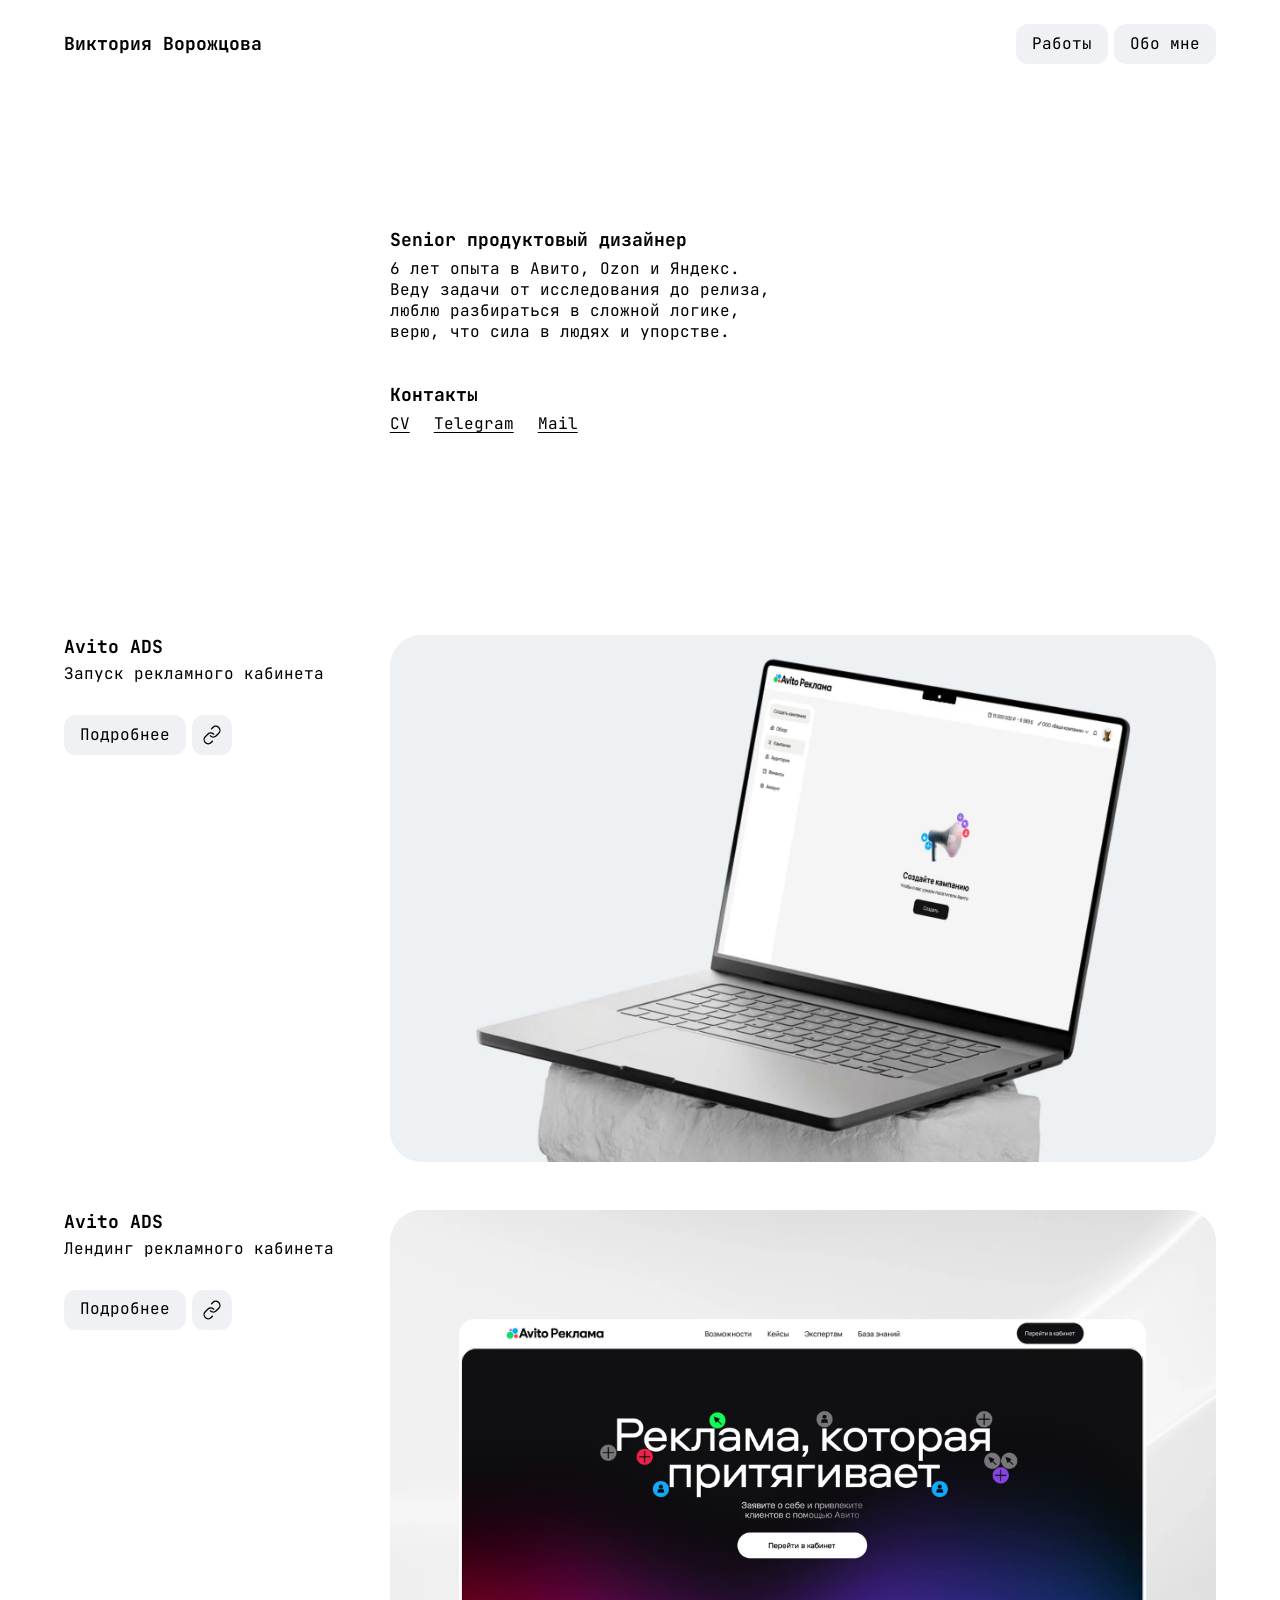
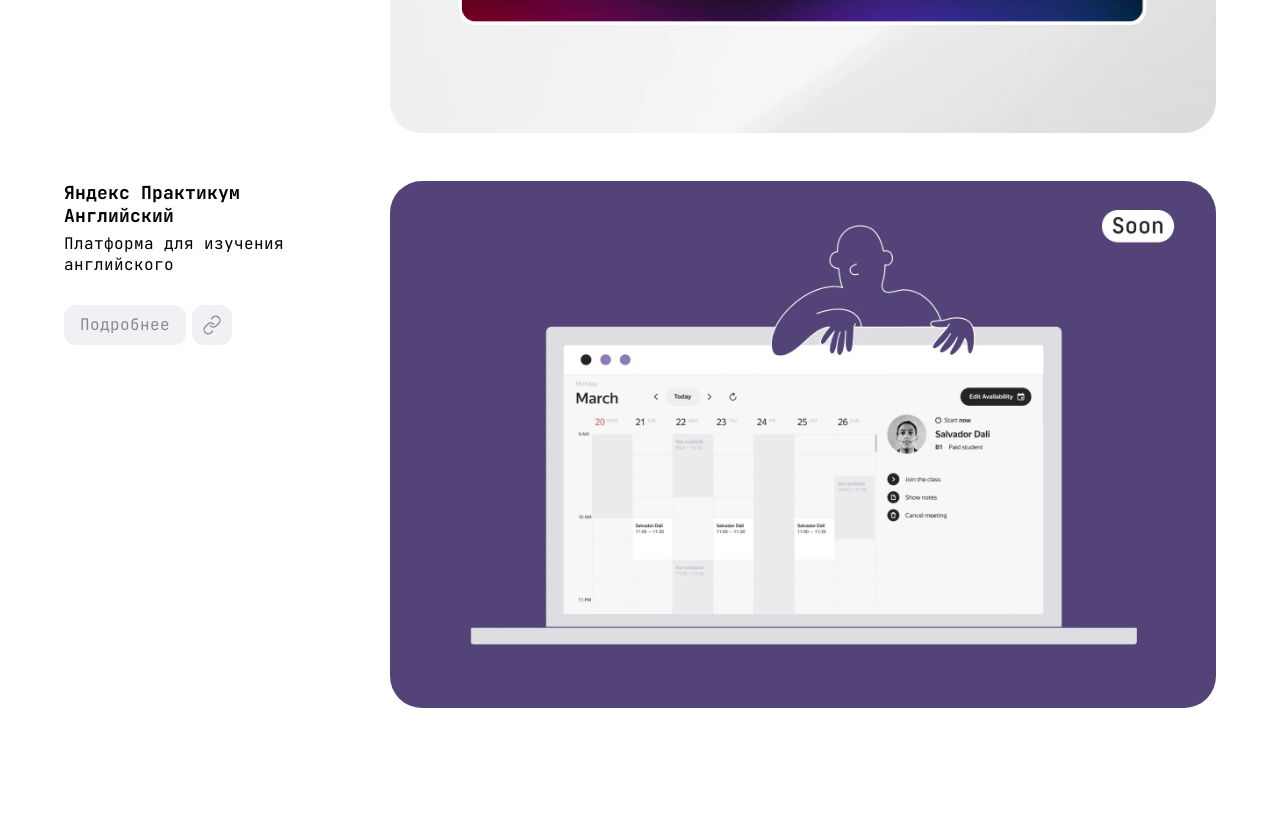
<file: index.html>
<!doctype html>
<html lang="ru">
<head>
  <meta charset="utf-8">
  <meta name="viewport" content="width=device-width, initial-scale=1">
  <title>Виктория Ворожцова — продуктовый дизайнер</title>
  <meta name="description" content="Senior продуктовый дизайнер. 6 лет опыта в Авито, Ozon и Яндекс.">
  <meta property="og:type" content="website">
  <meta property="og:site_name" content="Виктория Ворожцова">
  <meta property="og:locale" content="ru_RU">
  <meta property="og:title" content="Виктория Ворожцова — продуктовый дизайнер">
  <meta property="og:description" content="Senior продуктовый дизайнер. Запустила рекламный кабинет Авито с нуля за 9 месяцев.">
  <meta property="og:image" content="https://vikkiv-des.github.io/assets/img/og.png?v=3">
  <meta property="og:image:width" content="1200">
  <meta property="og:image:height" content="630">
  <meta property="og:url" content="https://vikkiv-des.github.io/">
  <meta name="twitter:card" content="summary_large_image">
  <link rel="icon" href="assets/img/favicon.svg" type="image/svg+xml">
  <link rel="preconnect" href="https://fonts.googleapis.com">
  <link rel="preconnect" href="https://fonts.gstatic.com" crossorigin>
  <link href="https://fonts.googleapis.com/css2?family=JetBrains+Mono:wght@400;500;700&display=swap" rel="stylesheet">
  <link rel="stylesheet" href="assets/css/style.css">
</head>
<body>
  <header class="site-header container">
    <a class="site-header__name" href="index.html">Виктория Ворожцова</a>
    <nav class="site-header__nav" aria-label="Основное меню">
      <a class="btn" href="index.html#works">Работы</a>
      <a class="btn" href="about.html">Обо мне</a>
    </nav>
  </header>

  <main>
    <section class="intro container grid">
      <div class="main-col">
        <div class="text-block">
          <h1>Senior продуктовый дизайнер</h1>
          <p>6 лет опыта в Авито, Ozon и Яндекс.<br>
            Веду задачи от исследования до релиза,<br>
            люблю разбираться в сложной логике,<br>
            верю, что сила в людях и упорстве.</p>
        </div>
        <div class="text-block">
          <h2>Контакты</h2>
          <div class="links">
            <a class="text-link" href="assets/cv/Viktoria_Vorozhtsova_CV.pdf" target="_blank" rel="noopener">CV</a>
            <a class="text-link" href="https://t.me/vicvorozhtsova" target="_blank" rel="noopener">Telegram</a>
            <a class="text-link" href="mailto:victory.vorozhtsova@gmail.com">Mail</a>
          </div>
        </div>
      </div>
    </section>

    <section class="projects container" id="works" aria-label="Работы">
      <article class="project grid">
        <div class="project__info">
          <h2>Avito ADS</h2>
          <p class="project__subtitle">Запуск рекламного кабинета</p>
          <div class="btn-row">
            <a class="btn" href="cases/cabinet.html">Подробнее</a>
            <a class="btn btn--icon" href="https://www.avito.ru/ads#login?authsrc=ads_landing&amp;reload=false" target="_blank" rel="noopener" aria-label="Открыть рекламный кабинет Авито" title="Открыть рекламный кабинет">
              <svg viewBox="0 0 24 24" fill="none" stroke="currentColor" stroke-width="1.6" stroke-linecap="round" stroke-linejoin="round" aria-hidden="true"><path d="M10 13a5 5 0 0 0 7.07 0l3-3a5 5 0 0 0-7.07-7.07l-1.5 1.5"/><path d="M14 11a5 5 0 0 0-7.07 0l-3 3a5 5 0 0 0 7.07 7.07l1.5-1.5"/></svg>
            </a>
          </div>
        </div>
        <a class="media" href="cases/cabinet.html" aria-label="Кейс: запуск рекламного кабинета">
          <video src="assets/video/cabinet-cover.mp4" poster="assets/video/cabinet-cover-poster.jpg" width="1882" height="1200" autoplay muted loop playsinline preload="auto" aria-hidden="true"></video>
        </a>
      </article>

      <article class="project grid">
        <div class="project__info">
          <h2>Avito ADS</h2>
          <p class="project__subtitle">Лендинг рекламного кабинета</p>
          <div class="btn-row">
            <a class="btn" href="cases/landing.html">Подробнее</a>
            <a class="btn btn--icon" href="https://www.avito.ru/ads" target="_blank" rel="noopener" aria-label="Открыть лендинг Авито Рекламы" title="Открыть лендинг">
              <svg viewBox="0 0 24 24" fill="none" stroke="currentColor" stroke-width="1.6" stroke-linecap="round" stroke-linejoin="round" aria-hidden="true"><path d="M10 13a5 5 0 0 0 7.07 0l3-3a5 5 0 0 0-7.07-7.07l-1.5 1.5"/><path d="M14 11a5 5 0 0 0-7.07 0l-3 3a5 5 0 0 0 7.07 7.07l1.5-1.5"/></svg>
            </a>
          </div>
        </div>
        <a class="media" href="cases/landing.html" aria-label="Кейс: лендинг рекламного кабинета">
          <img src="assets/img/cover-landing.webp" width="1894" height="1200" alt="Первый экран лендинга Авито Рекламы">
          <video class="media__video media__video--landing-cover" src="assets/video/landing-hero.mp4" poster="assets/video/landing-hero-poster.jpg" autoplay muted loop playsinline preload="auto" aria-hidden="true"></video>
        </a>
      </article>

      <article class="project grid">
        <div class="project__info">
          <h2>Яндекс Практикум Английский</h2>
          <p class="project__subtitle">Платформа для изучения английского</p>
          <div class="btn-row">
            <span class="btn" aria-disabled="true" title="Кейс скоро появится">Подробнее</span>
            <span class="btn btn--icon" aria-disabled="true" title="Кейс скоро появится">
              <svg viewBox="0 0 24 24" fill="none" stroke="currentColor" stroke-width="1.6" stroke-linecap="round" stroke-linejoin="round" aria-hidden="true"><path d="M10 13a5 5 0 0 0 7.07 0l3-3a5 5 0 0 0-7.07-7.07l-1.5 1.5"/><path d="M14 11a5 5 0 0 0-7.07 0l-3 3a5 5 0 0 0 7.07 7.07l1.5-1.5"/></svg>
            </span>
          </div>
        </div>
        <div class="media">
          <img src="assets/img/cover-yandex.webp" width="1882" height="1200" alt="Календарь занятий платформы Яндекс Практикум Английский" loading="lazy">
        </div>
      </article>
    </section>
  </main>

  <script src="assets/js/main.js"></script>
</body>
</html>
</file>
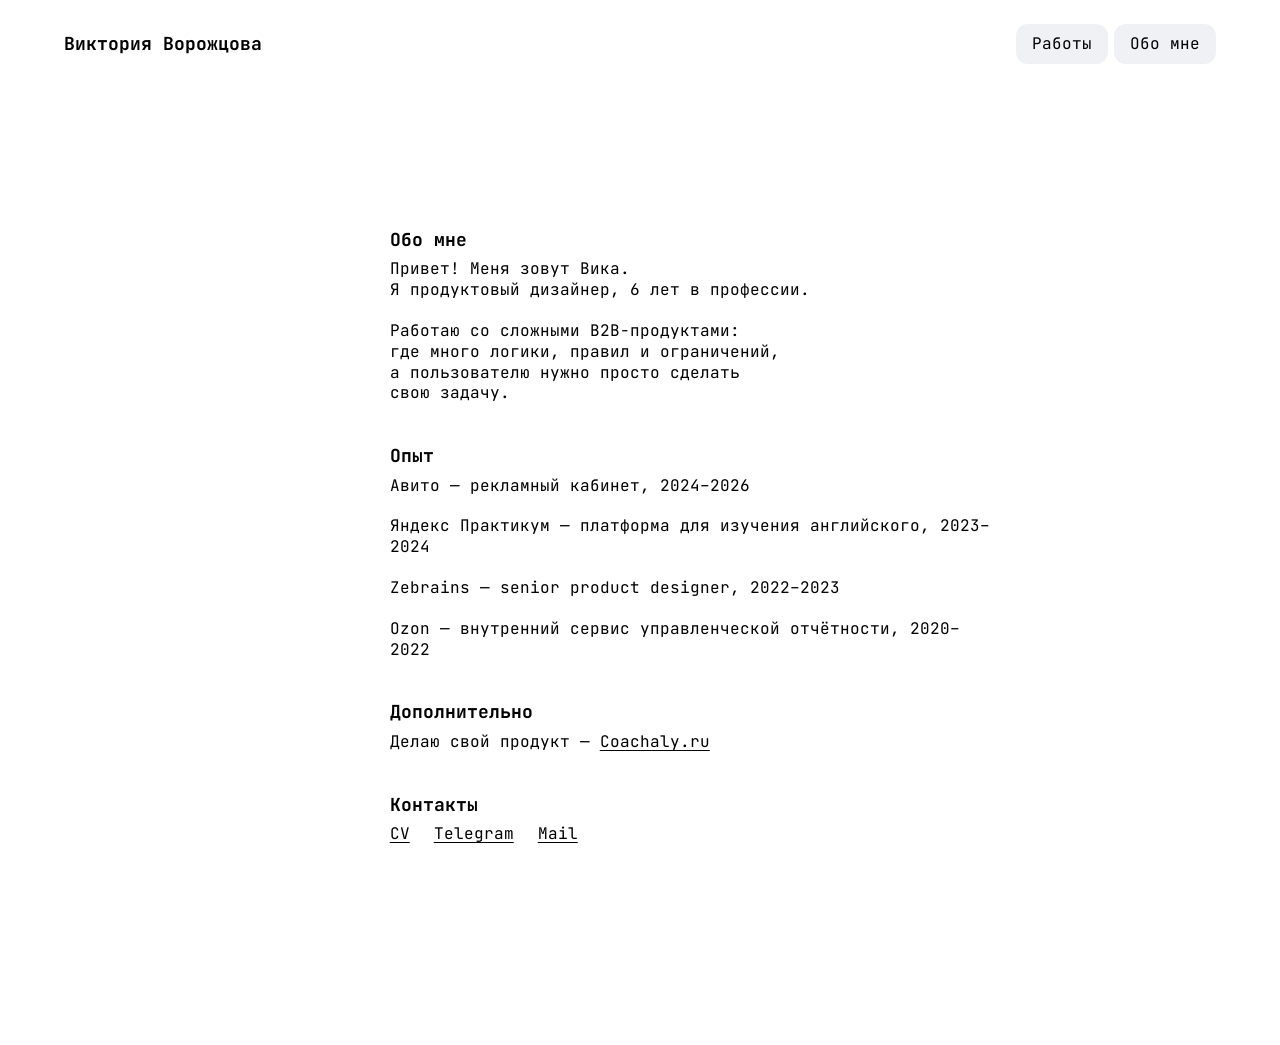
<file: about.html>
<!doctype html>
<html lang="ru">
<head>
  <meta charset="utf-8">
  <meta name="viewport" content="width=device-width, initial-scale=1">
  <title>Обо мне — Виктория Ворожцова</title>
  <meta name="description" content="Продуктовый дизайнер, 6 лет в профессии. Работаю со сложными B2B-продуктами.">
  <meta property="og:type" content="website">
  <meta property="og:site_name" content="Виктория Ворожцова">
  <meta property="og:locale" content="ru_RU">
  <meta property="og:title" content="Обо мне — Виктория Ворожцова">
  <meta property="og:description" content="Продуктовый дизайнер, 6 лет в профессии. Авито, Яндекс Практикум, Zebrains, Ozon.">
  <meta property="og:image" content="https://vikkiv-des.github.io/assets/img/og.png?v=3">
  <meta property="og:image:width" content="1200">
  <meta property="og:image:height" content="630">
  <meta property="og:url" content="https://vikkiv-des.github.io/about.html">
  <meta name="twitter:card" content="summary_large_image">
  <link rel="icon" href="assets/img/favicon.svg" type="image/svg+xml">
  <link rel="preconnect" href="https://fonts.googleapis.com">
  <link rel="preconnect" href="https://fonts.gstatic.com" crossorigin>
  <link href="https://fonts.googleapis.com/css2?family=JetBrains+Mono:wght@400;500;700&display=swap" rel="stylesheet">
  <link rel="stylesheet" href="assets/css/style.css">
</head>
<body>
  <header class="site-header container">
    <a class="site-header__name" href="index.html">Виктория Ворожцова</a>
    <nav class="site-header__nav" aria-label="Основное меню">
      <a class="btn" href="index.html#works">Работы</a>
      <a class="btn" href="about.html" aria-current="page">Обо мне</a>
    </nav>
  </header>

  <main class="intro container grid">
    <div class="main-col">
      <section class="text-block">
        <h1>Обо мне</h1>
        <p>Привет! Меня зовут Вика.<br>
          Я продуктовый дизайнер, 6 лет в профессии.</p>
        <p>Работаю со сложными B2B-продуктами:<br>
          где много логики, правил и ограничений,<br>
          а пользователю нужно просто сделать<br>
          свою задачу.</p>
      </section>

      <section class="text-block">
        <h2>Опыт</h2>
        <p>Авито — рекламный кабинет, 2024–2026</p>
        <p>Яндекс Практикум — платформа для изучения английского, 2023–2024</p>
        <p>Zebrains — senior product designer, 2022–2023</p>
        <p>Ozon — внутренний сервис управленческой отчётности, 2020–2022</p>
      </section>

      <section class="text-block">
        <h2>Дополнительно</h2>
        <p>Делаю свой продукт — <a class="text-link" href="https://coachaly.ru" target="_blank" rel="noopener">Coachaly.ru</a></p>
      </section>

      <section class="text-block">
        <h2>Контакты</h2>
        <div class="links">
          <a class="text-link" href="assets/cv/Viktoria_Vorozhtsova_CV.pdf" target="_blank" rel="noopener">CV</a>
          <a class="text-link" href="https://t.me/vicvorozhtsova" target="_blank" rel="noopener">Telegram</a>
          <a class="text-link" href="mailto:victory.vorozhtsova@gmail.com">Mail</a>
        </div>
      </section>
    </div>
  </main>

  <script src="assets/js/main.js"></script>
</body>
</html>
</file>
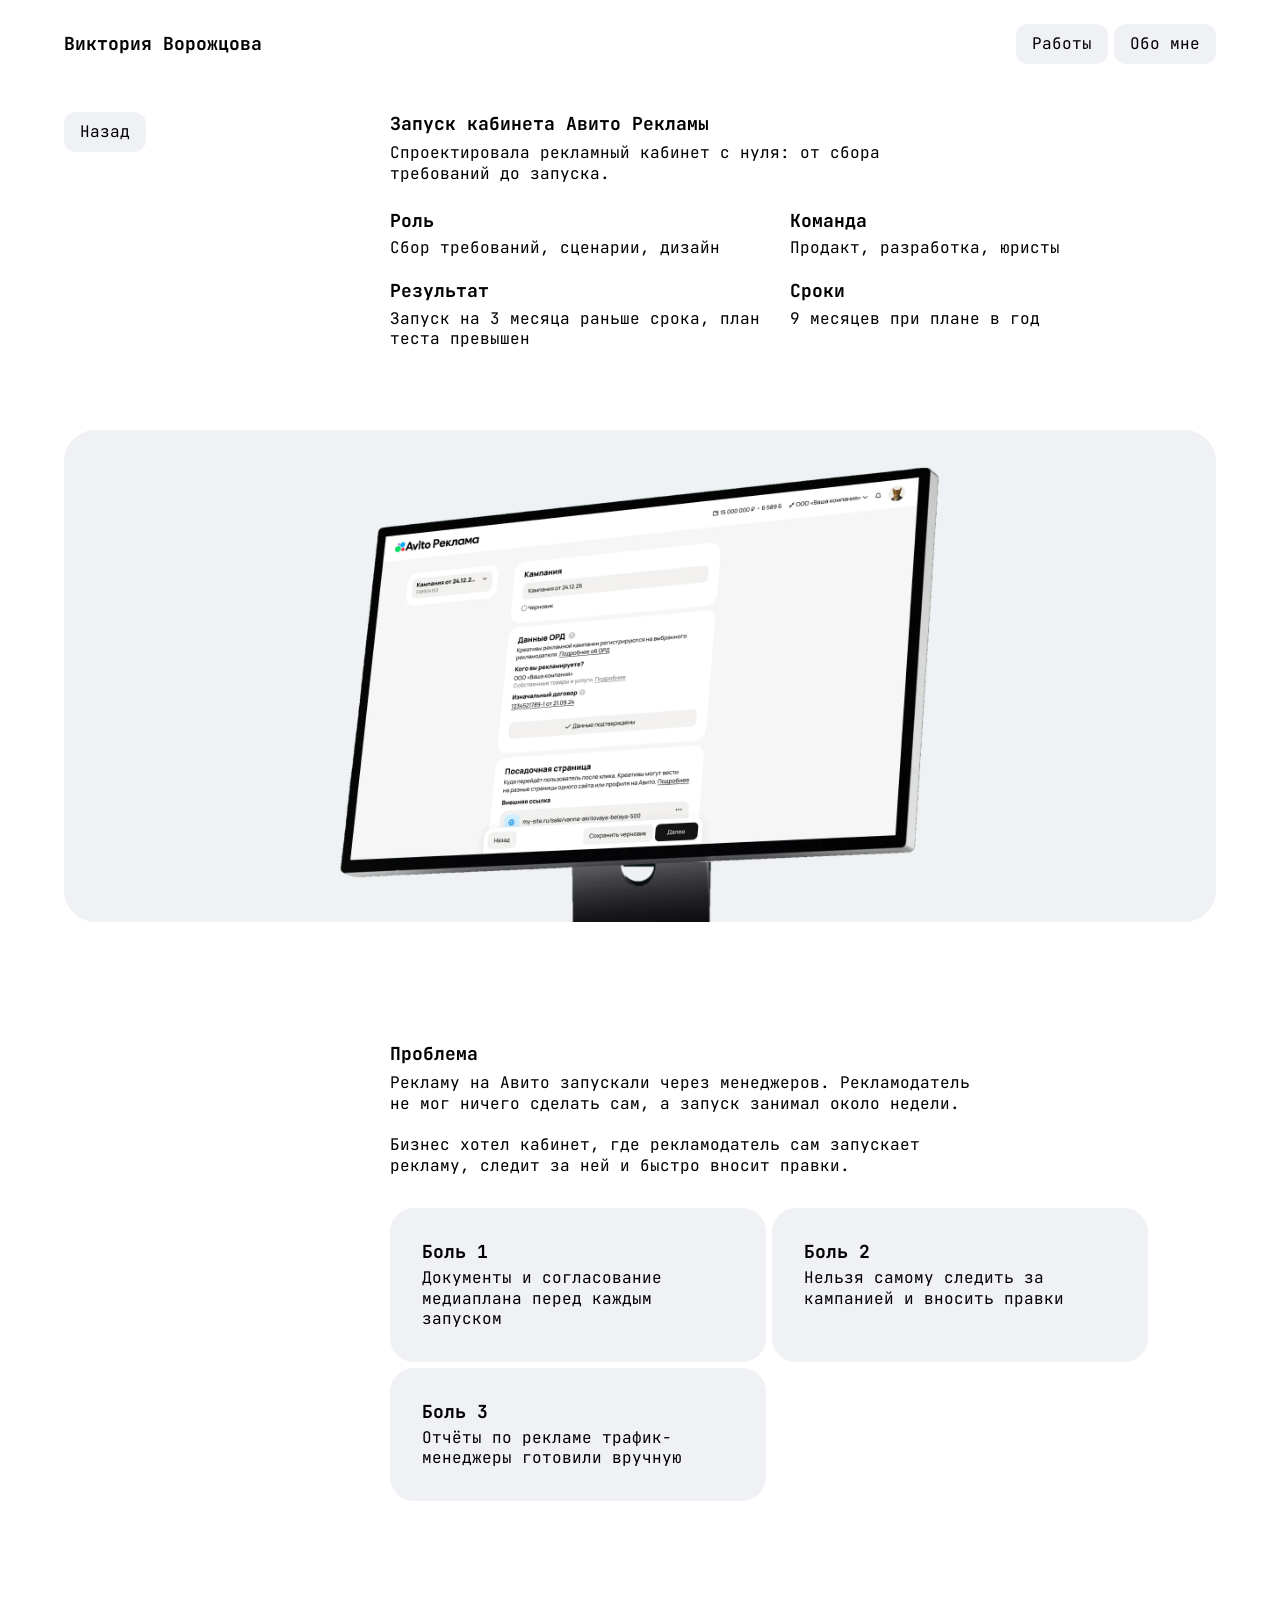
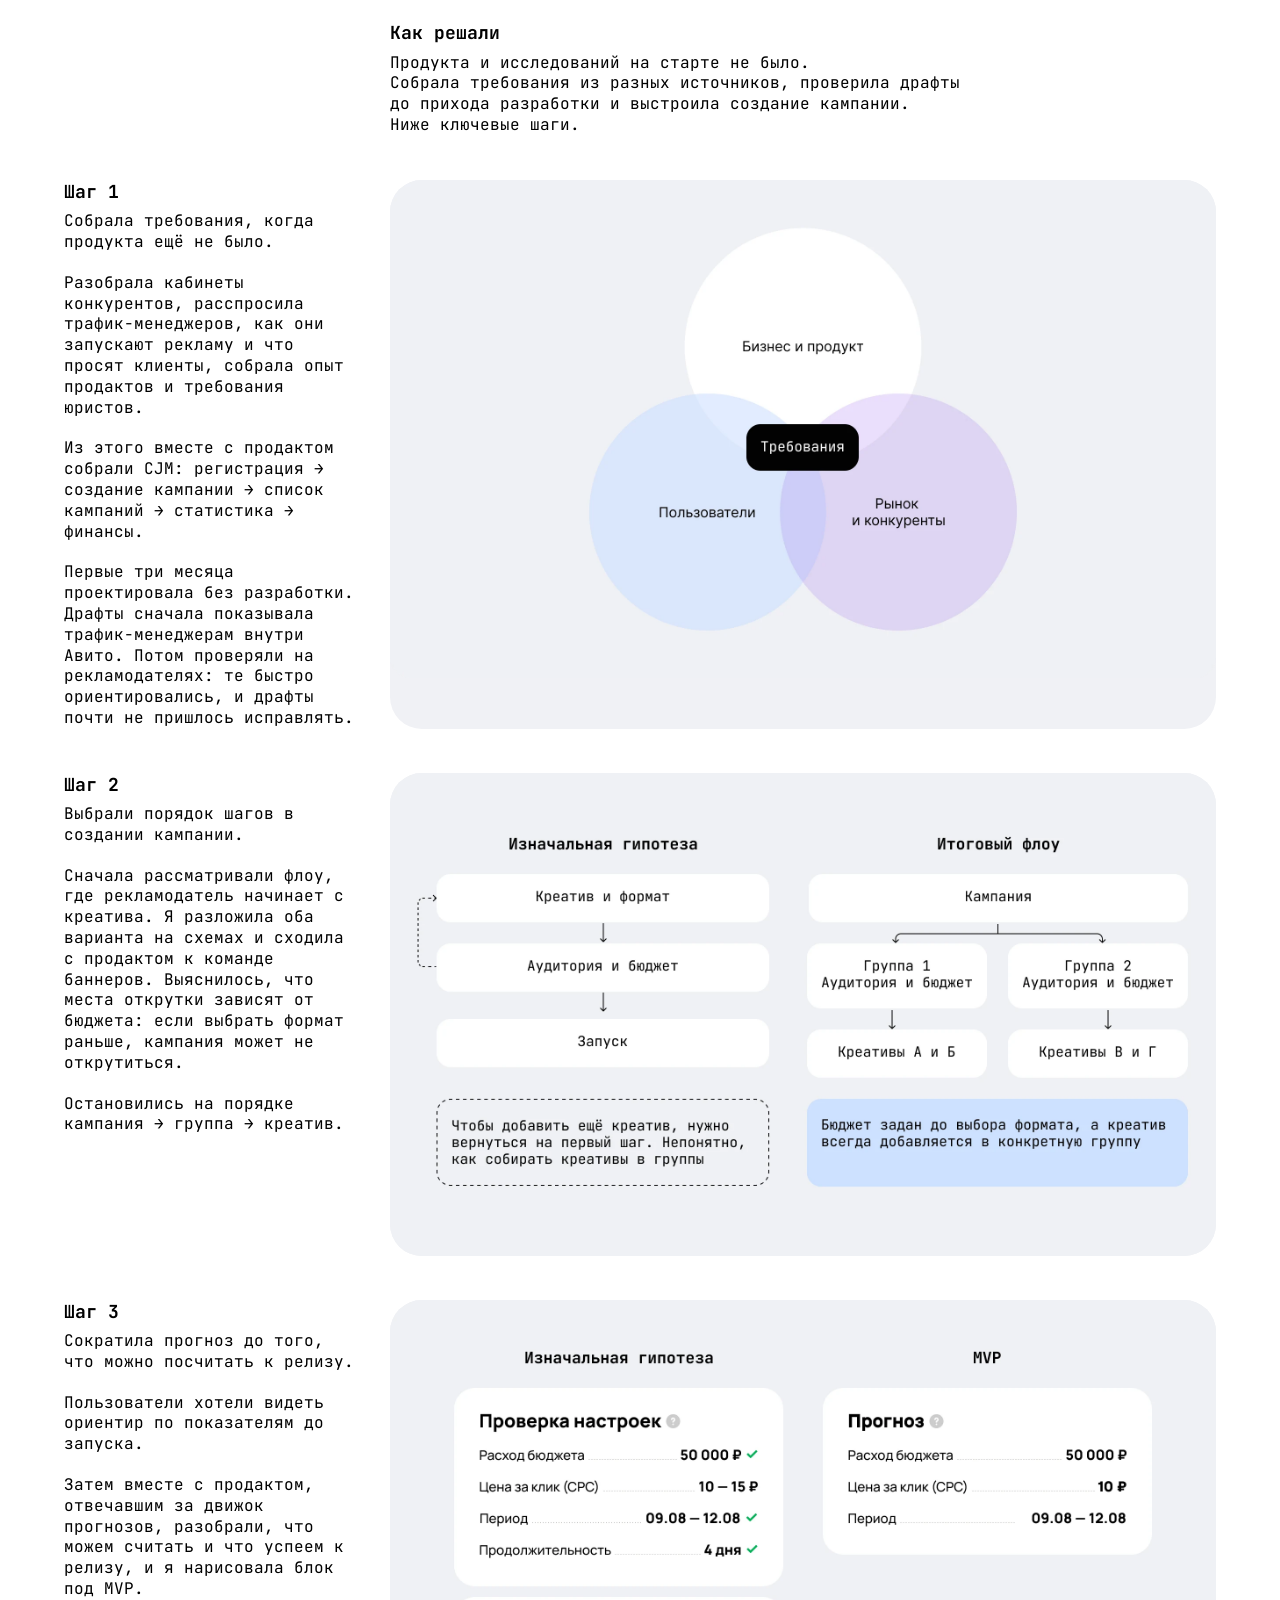
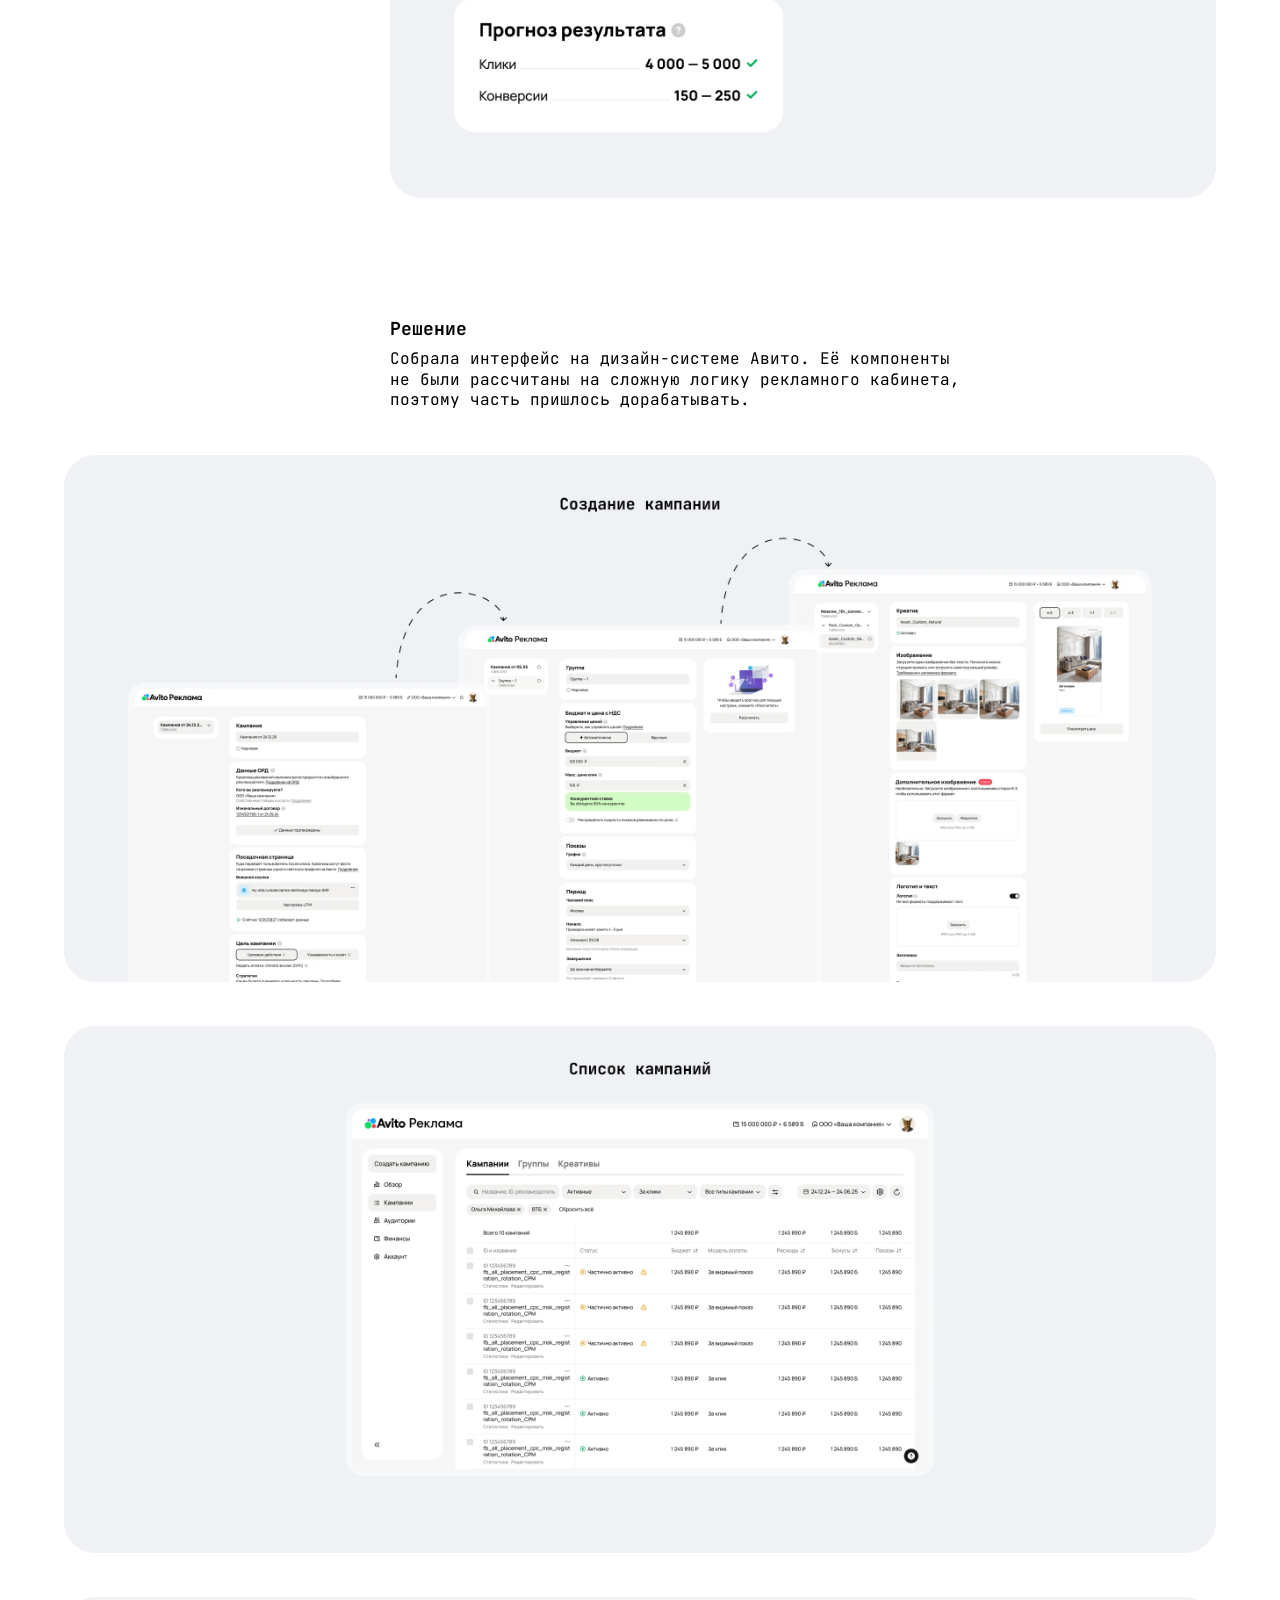
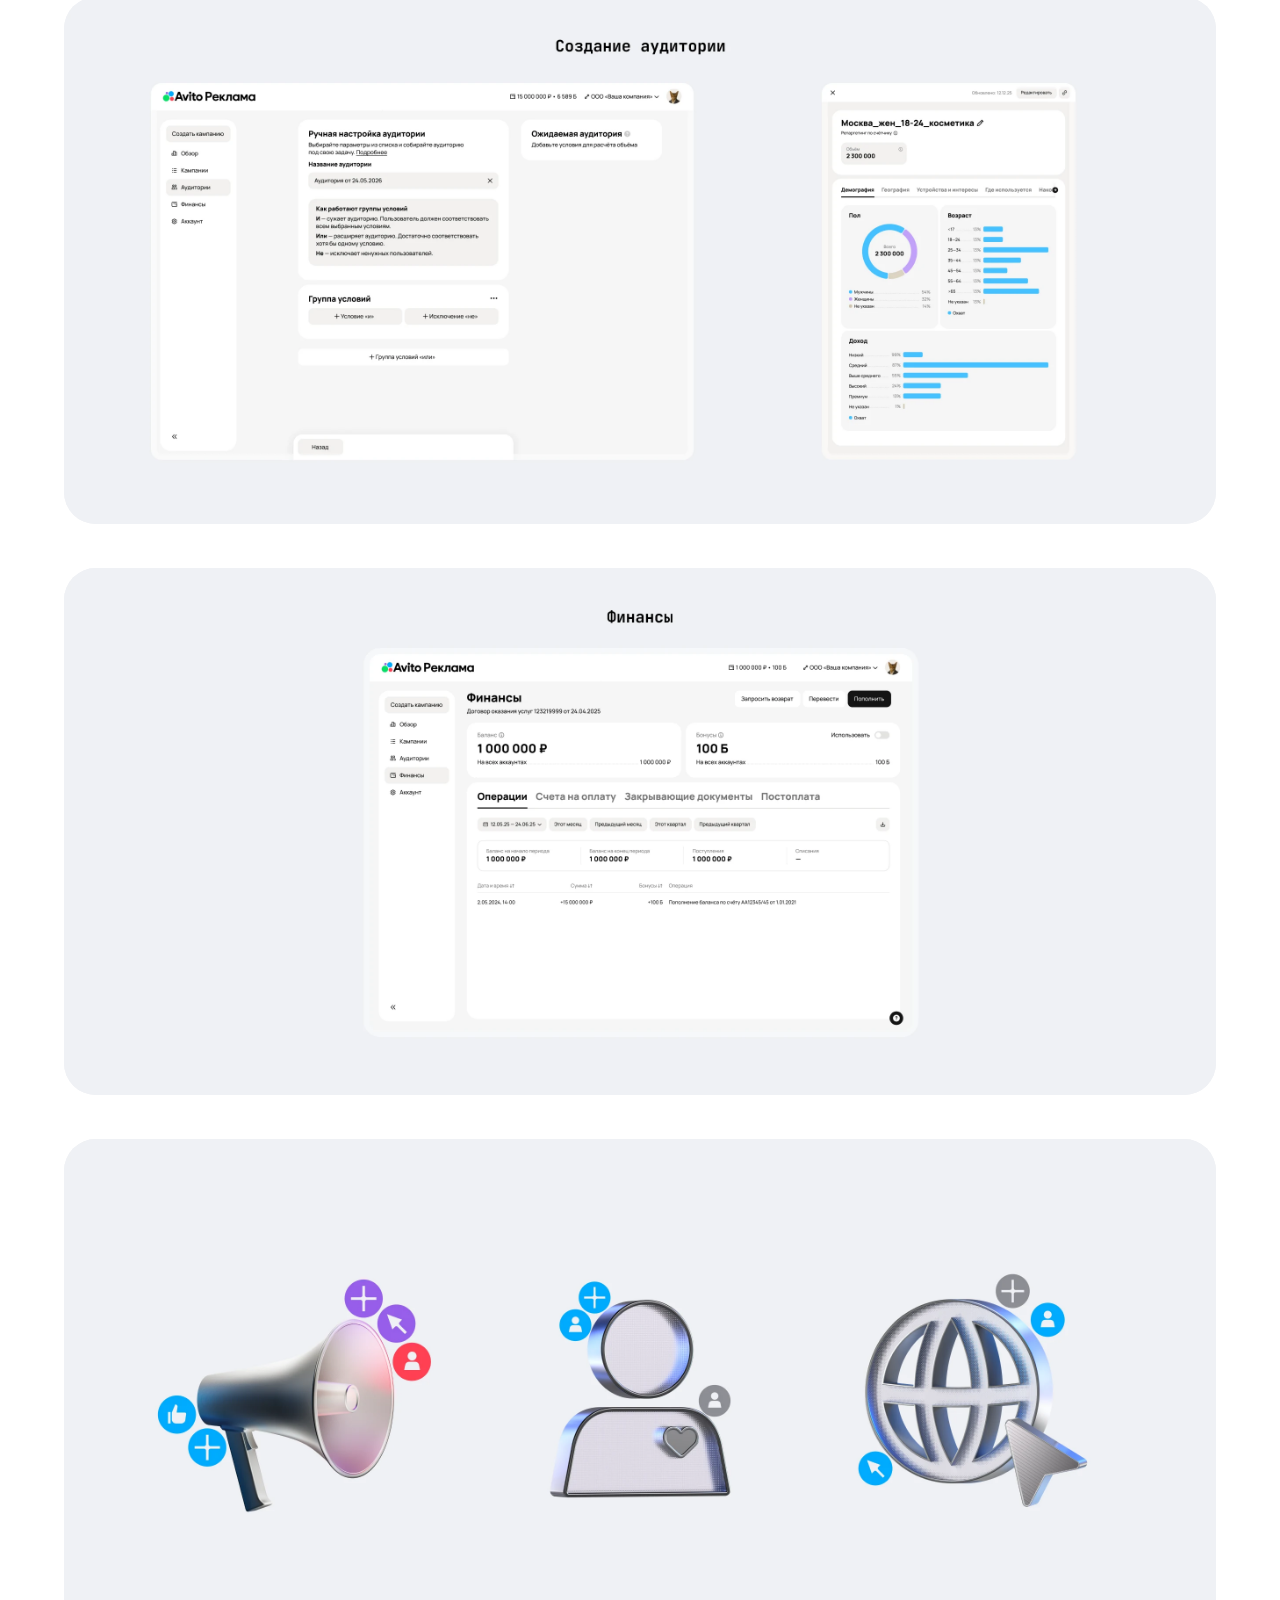
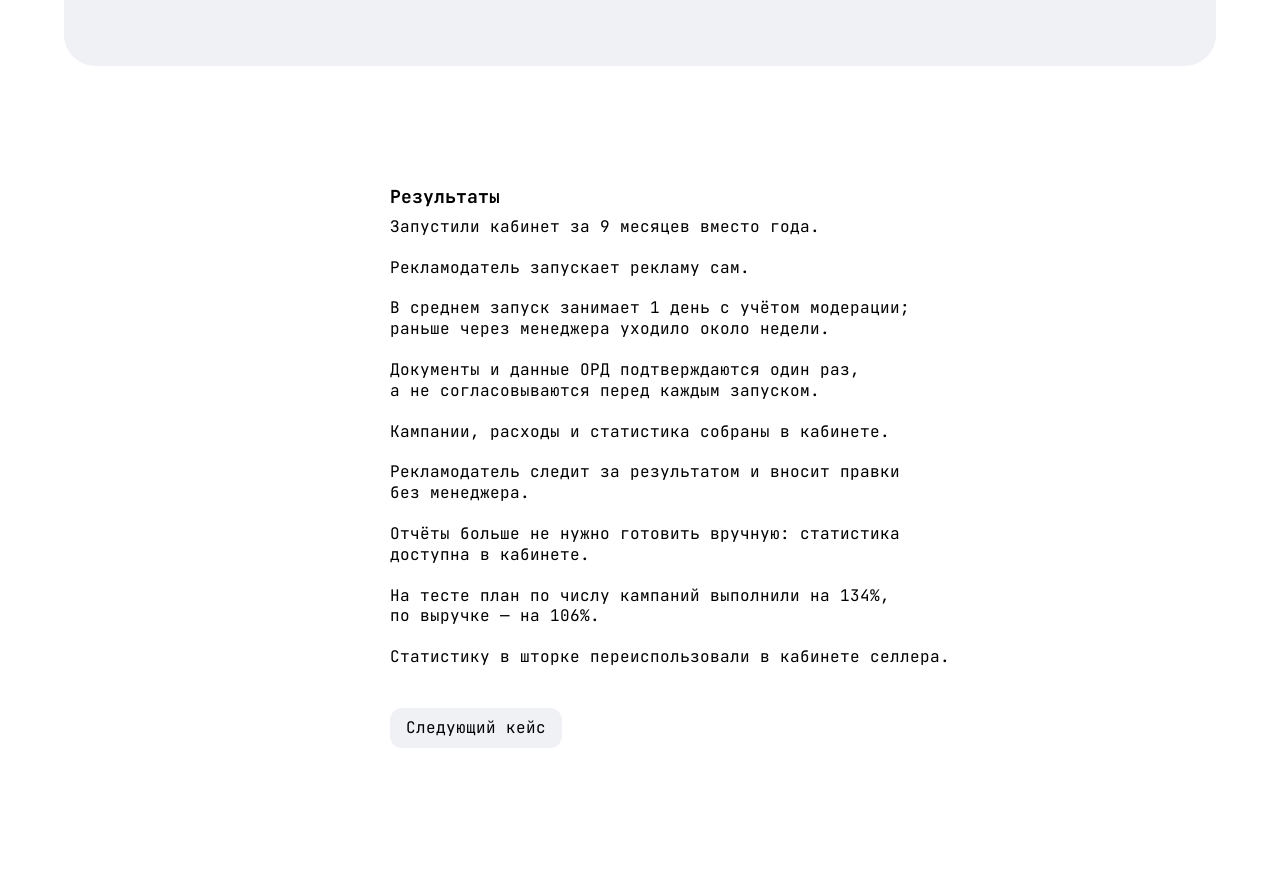
<file: cases/cabinet.html>
<!doctype html>
<html lang="ru">
<head>
  <meta charset="utf-8">
  <meta name="viewport" content="width=device-width, initial-scale=1">
  <title>Запуск кабинета Авито Рекламы — Виктория Ворожцова</title>
  <meta name="description" content="Кейс: спроектировала рекламный кабинет Авито с нуля — от сбора требований до запуска.">
  <meta property="og:type" content="website">
  <meta property="og:site_name" content="Виктория Ворожцова">
  <meta property="og:locale" content="ru_RU">
  <meta property="og:title" content="Запуск кабинета Авито Рекламы — Виктория Ворожцова">
  <meta property="og:description" content="Спроектировала рекламный кабинет Авито с нуля и запустила его за 9 месяцев вместо года.">
  <meta property="og:image" content="https://vikkiv-des.github.io/assets/img/og.png?v=3">
  <meta property="og:image:width" content="1200">
  <meta property="og:image:height" content="630">
  <meta property="og:url" content="https://vikkiv-des.github.io/cases/cabinet.html">
  <meta name="twitter:card" content="summary_large_image">
  <link rel="icon" href="../assets/img/favicon.svg" type="image/svg+xml">
  <link rel="preconnect" href="https://fonts.googleapis.com">
  <link rel="preconnect" href="https://fonts.gstatic.com" crossorigin>
  <link href="https://fonts.googleapis.com/css2?family=JetBrains+Mono:wght@400;500;700&display=swap" rel="stylesheet">
  <link rel="stylesheet" href="../assets/css/style.css">
</head>
<body>
  <header class="site-header container">
    <a class="site-header__name" href="../index.html">Виктория Ворожцова</a>
    <nav class="site-header__nav" aria-label="Основное меню">
      <a class="btn" href="../index.html#works">Работы</a>
      <a class="btn" href="../about.html">Обо мне</a>
    </nav>
  </header>

  <main>
    <section class="case-head container grid">
      <a class="btn case-head__back" href="../index.html#works">Назад</a>
      <div class="main-col">
        <div class="text-block">
          <h1>Запуск кабинета Авито Рекламы</h1>
          <p>Спроектировала рекламный кабинет с нуля: от сбора<br>
            требований до запуска.</p>
        </div>
        <div class="facts">
          <div><h2>Роль</h2><p>Сбор требований, сценарии, дизайн</p></div>
          <div><h2>Команда</h2><p>Продакт, разработка, юристы</p></div>
          <div><h2>Результат</h2><p>Запуск на 3 месяца раньше срока, план теста превышен</p></div>
          <div><h2>Сроки</h2><p>9 месяцев при плане в год</p></div>
        </div>
      </div>
    </section>

    <div class="case-hero container">
      <div class="media">
        <img src="../assets/img/cabinet-hero.webp" width="2624" height="1120" alt="Экран создания кампании в кабинете Авито Рекламы на мониторе">
      </div>
    </div>

    <section class="section container grid">
      <div class="main-col">
        <div class="text-block">
          <h2>Проблема</h2>
          <p>Рекламу на Авито запускали через менеджеров. Рекламодатель<br>
            не мог ничего сделать сам, а запуск занимал около недели.</p>
          <p>Бизнес хотел кабинет, где рекламодатель сам запускает<br>
            рекламу, следит за ней и быстро вносит правки.</p>
        </div>
        <div class="pains">
          <div class="pain">
            <h3>Боль 1</h3>
            <p>Документы и согласование медиаплана перед каждым запуском</p>
          </div>
          <div class="pain">
            <h3>Боль 2</h3>
            <p>Нельзя самому следить за кампанией и вносить правки</p>
          </div>
          <div class="pain">
            <h3>Боль 3</h3>
            <p>Отчёты по рекламе трафик-менеджеры готовили вручную</p>
          </div>
        </div>
      </div>
    </section>

    <section class="section container">
      <div class="grid">
        <div class="main-col text-block">
          <h2>Как решали</h2>
          <p>Продукта и исследований на старте не было.<br>
            Собрала требования из разных источников, проверила драфты<br>
            до прихода разработки и выстроила создание кампании.<br>
            Ниже ключевые шаги.</p>
        </div>
      </div>

      <div class="step grid">
        <div class="step__text">
          <h3>Шаг 1</h3>
          <p>Собрала требования, когда продукта ещё не было.</p>
          <p>Разобрала кабинеты конкурентов, расспросила трафик-менеджеров, как они запускают рекламу и что просят клиенты, собрала опыт продактов и требования юристов.</p>
          <p>Из этого вместе с продактом собрали CJM: регистрация → создание кампании → список кампаний → статистика → финансы.</p>
          <p>Первые три месяца проектировала без разработки. Драфты сначала показывала трафик-менеджерам внутри Авито. Потом проверяли на рекламодателях: те быстро ориентировались, и драфты почти не пришлось исправлять.</p>
        </div>
        <div class="media">
          <img src="../assets/img/cabinet-requirements.webp" width="1882" height="1134" alt="Схема: требования на пересечении бизнеса и продукта, пользователей, рынка и конкурентов" loading="lazy">
        </div>
      </div>

      <div class="step grid">
        <div class="step__text">
          <h3>Шаг 2</h3>
          <p>Выбрали порядок шагов в создании кампании.</p>
          <p>Сначала рассматривали флоу, где рекламодатель начинает с креатива. Я разложила оба варианта на схемах и сходила с продактом к команде баннеров. Выяснилось, что места открутки зависят от бюджета: если выбрать формат раньше, кампания может не открутиться.</p>
          <p>Остановились на порядке кампания → группа → креатив.</p>
        </div>
        <div class="media">
          <img src="../assets/img/cabinet-flow.webp" width="1882" height="1100" alt="Сравнение изначальной гипотезы и итогового флоу создания кампании" loading="lazy">
        </div>
      </div>

      <div class="step grid">
        <div class="step__text">
          <h3>Шаг 3</h3>
          <p>Сократила прогноз до того, что можно посчитать к релизу.</p>
          <p>Пользователи хотели видеть ориентир по показателям до запуска.</p>
          <p>Затем вместе с продактом, отвечавшим за движок прогнозов, разобрали, что можем считать и что успеем к релизу, и я нарисовала блок под MVP.</p>
        </div>
        <div class="media">
          <img src="../assets/img/cabinet-forecast.webp" width="1882" height="1134" alt="Блок прогноза: изначальная гипотеза и версия для MVP" loading="lazy">
        </div>
      </div>
    </section>

    <section class="section container">
      <div class="grid">
        <div class="main-col text-block">
          <h2>Решение</h2>
          <p>Собрала интерфейс на дизайн-системе Авито. Её компоненты<br>
            не были рассчитаны на сложную логику рекламного кабинета,<br>
            поэтому часть пришлось дорабатывать.</p>
        </div>
      </div>

      <div class="gallery">
        <div class="media">
          <img src="../assets/img/cabinet-create.webp" width="2624" height="1200" alt="Создание кампании: шаги кампании, группы и креатива" loading="lazy">
        </div>
        <div class="media">
          <img src="../assets/img/cabinet-list.webp" width="2624" height="1200" alt="Список кампаний" loading="lazy">
        </div>
        <div class="media">
          <img src="../assets/img/cabinet-audience.webp" width="2624" height="1200" alt="Создание аудитории" loading="lazy">
        </div>
        <div class="media">
          <img src="../assets/img/cabinet-finance.webp" width="2624" height="1200" alt="Раздел «Финансы»" loading="lazy">
        </div>
        <div class="media">
          <img src="../assets/img/cabinet-illustrations.webp" width="2624" height="1200" alt="Иллюстрации для кабинета: рупор, пользователь и глобус" loading="lazy">
        </div>
      </div>
    </section>

    <section class="section container grid">
      <div class="main-col">
        <div class="text-block results">
          <h2>Результаты</h2>
          <p>Запустили кабинет за 9 месяцев вместо года.</p>
          <p>Рекламодатель запускает рекламу сам.</p>
          <p>В среднем запуск занимает 1 день с учётом модерации;<br>
            раньше через менеджера уходило около недели.</p>
          <p>Документы и данные ОРД подтверждаются один раз,<br>
            а не согласовываются перед каждым запуском.</p>
          <p>Кампании, расходы и статистика собраны в кабинете.</p>
          <p>Рекламодатель следит за результатом и вносит правки<br>
            без менеджера.</p>
          <p>Отчёты больше не нужно готовить вручную: статистика<br>
            доступна в кабинете.</p>
          <p>На тесте план по числу кампаний выполнили на 134%,<br>
            по выручке — на 106%.</p>
          <p>Статистику в шторке переиспользовали в кабинете селлера.</p>
        </div>
        <nav class="case-nav btn-row" aria-label="Другие кейсы">
          <a class="btn" href="landing.html">Следующий кейс</a>
        </nav>
      </div>
    </section>
  </main>

  <script src="../assets/js/main.js"></script>
</body>
</html>
</file>
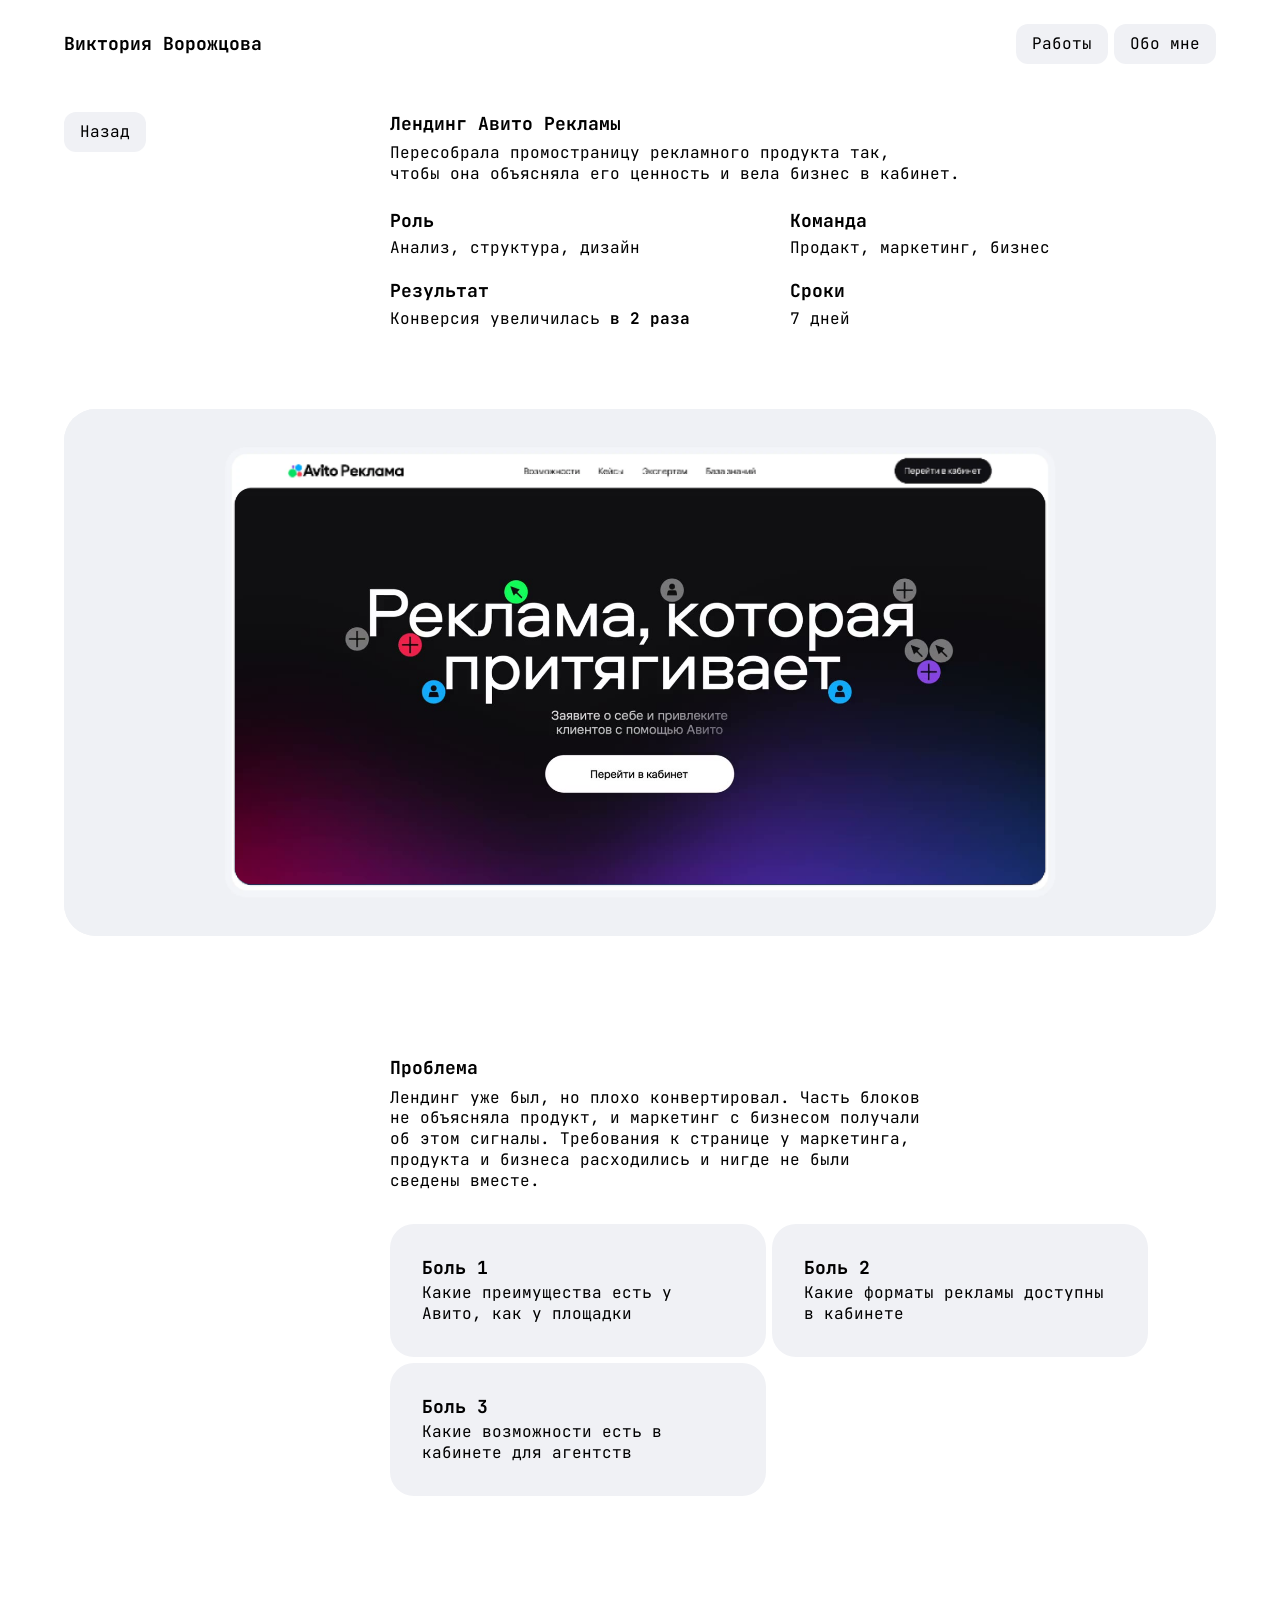
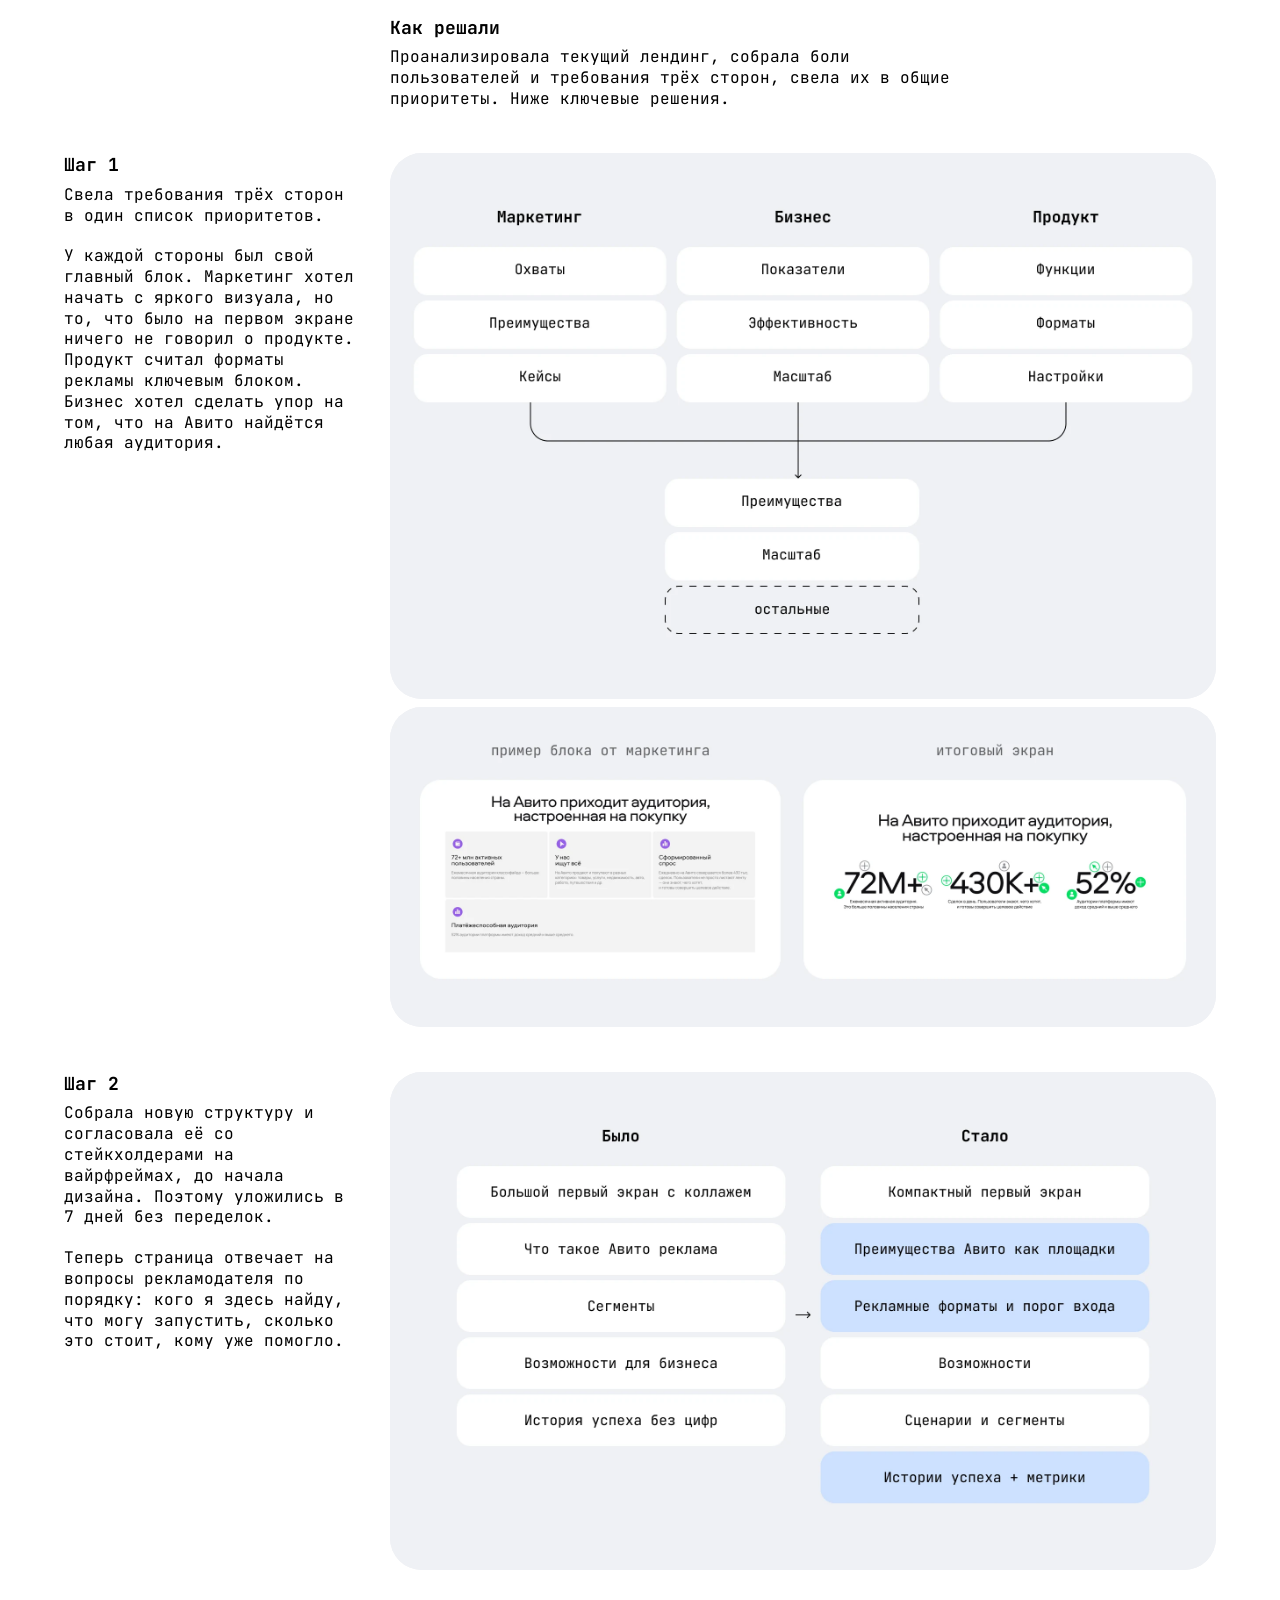
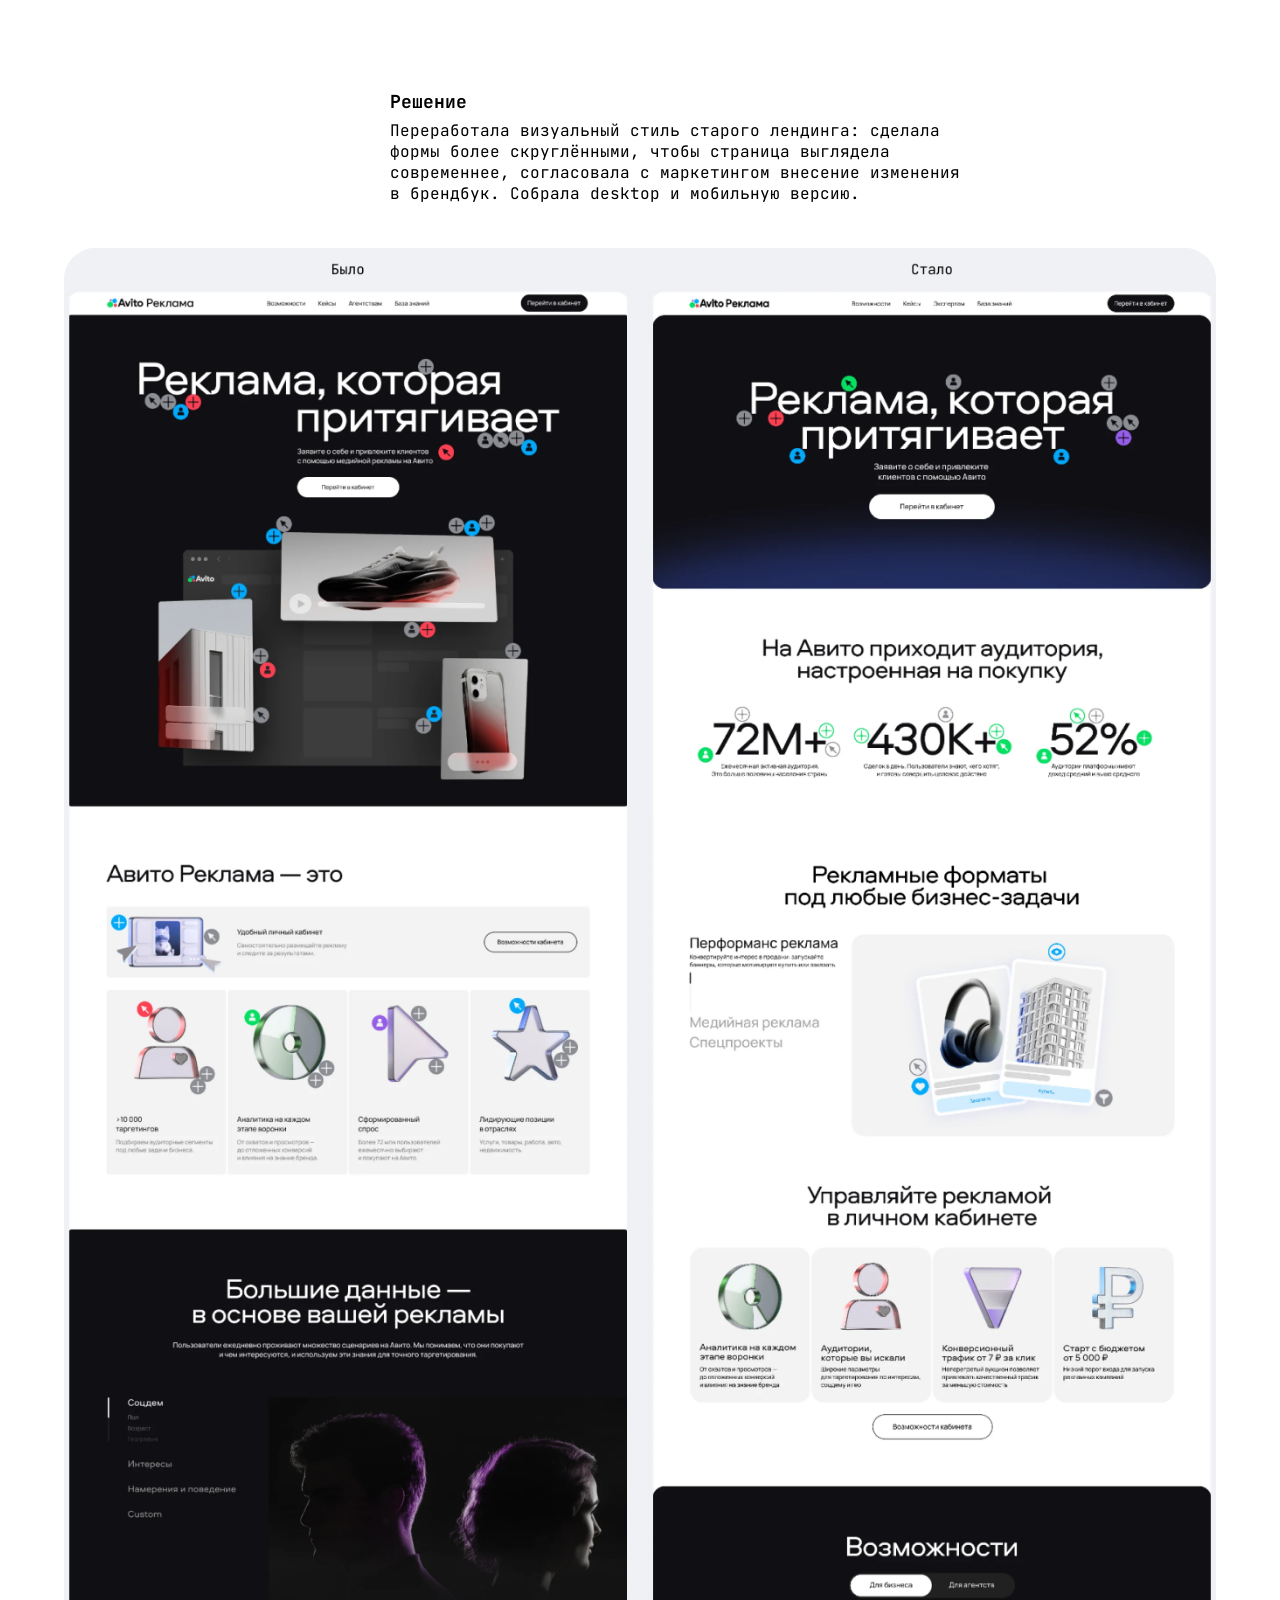
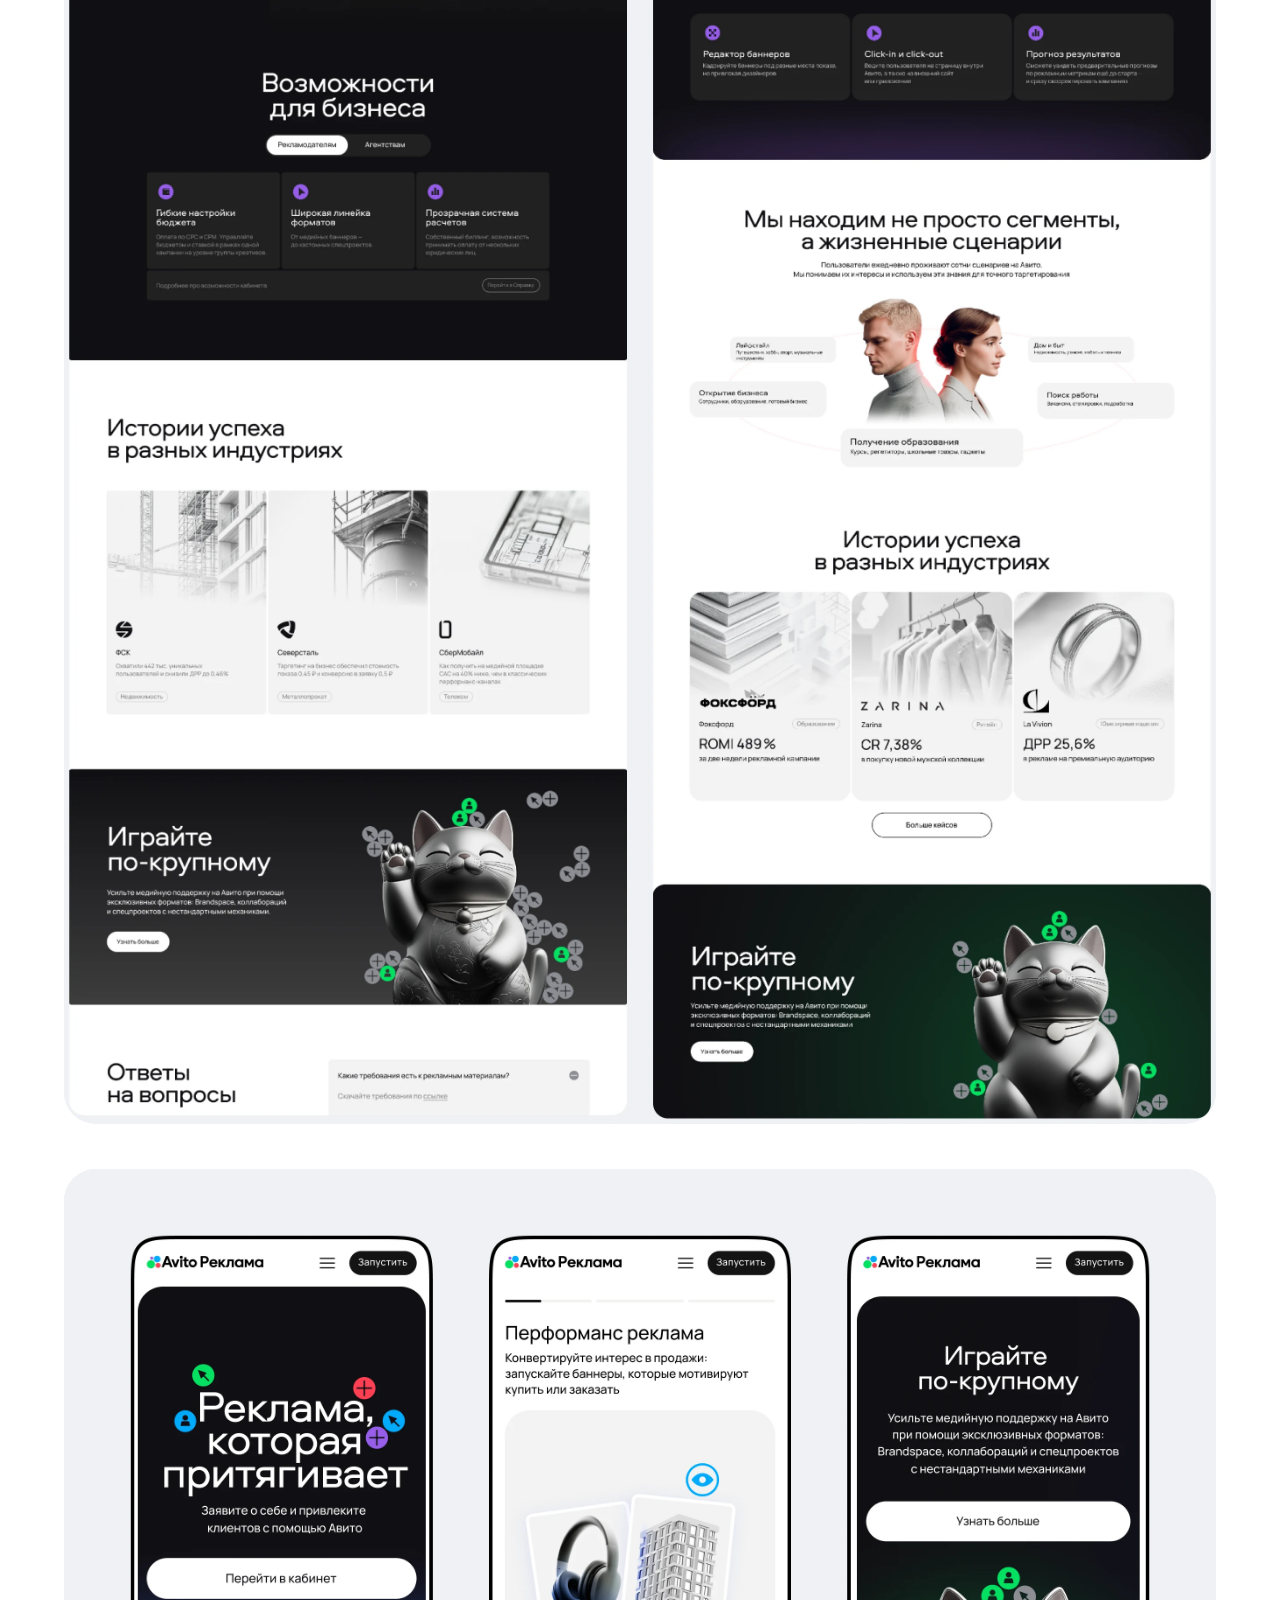
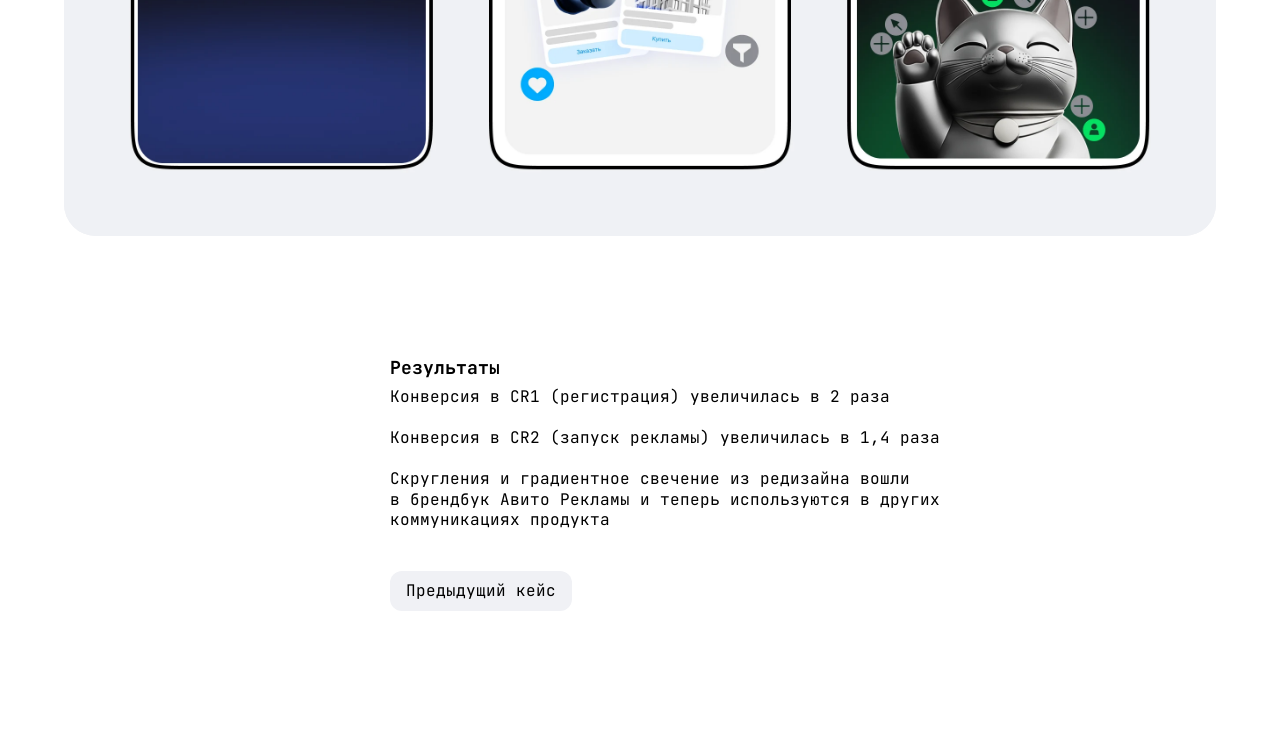
<file: cases/landing.html>
<!doctype html>
<html lang="ru">
<head>
  <meta charset="utf-8">
  <meta name="viewport" content="width=device-width, initial-scale=1">
  <title>Лендинг Авито Рекламы — Виктория Ворожцова</title>
  <meta name="description" content="Кейс: пересобрала промостраницу Авито Рекламы, конверсия выросла в 2 раза.">
  <meta property="og:type" content="website">
  <meta property="og:site_name" content="Виктория Ворожцова">
  <meta property="og:locale" content="ru_RU">
  <meta property="og:title" content="Лендинг Авито Рекламы — Виктория Ворожцова">
  <meta property="og:description" content="Пересобрала промостраницу Авито Рекламы за 7 дней — конверсия в регистрацию выросла в 2 раза.">
  <meta property="og:image" content="https://vikkiv-des.github.io/assets/img/og.png?v=3">
  <meta property="og:image:width" content="1200">
  <meta property="og:image:height" content="630">
  <meta property="og:url" content="https://vikkiv-des.github.io/cases/landing.html">
  <meta name="twitter:card" content="summary_large_image">
  <link rel="icon" href="../assets/img/favicon.svg" type="image/svg+xml">
  <link rel="preconnect" href="https://fonts.googleapis.com">
  <link rel="preconnect" href="https://fonts.gstatic.com" crossorigin>
  <link href="https://fonts.googleapis.com/css2?family=JetBrains+Mono:wght@400;500;700&display=swap" rel="stylesheet">
  <link rel="stylesheet" href="../assets/css/style.css">
</head>
<body>
  <header class="site-header container">
    <a class="site-header__name" href="../index.html">Виктория Ворожцова</a>
    <nav class="site-header__nav" aria-label="Основное меню">
      <a class="btn" href="../index.html#works">Работы</a>
      <a class="btn" href="../about.html">Обо мне</a>
    </nav>
  </header>

  <main>
    <section class="case-head container grid">
      <a class="btn case-head__back" href="../index.html#works">Назад</a>
      <div class="main-col">
        <div class="text-block">
          <h1>Лендинг Авито Рекламы</h1>
          <p>Пересобрала промостраницу рекламного продукта так,<br>
            чтобы она объясняла его ценность и вела бизнес в кабинет.</p>
        </div>
        <div class="facts">
          <div><h2>Роль</h2><p>Анализ, структура, дизайн</p></div>
          <div><h2>Команда</h2><p>Продакт, маркетинг, бизнес</p></div>
          <div><h2>Результат</h2><p>Конверсия увеличилась <b>в 2 раза</b></p></div>
          <div><h2>Сроки</h2><p>7 дней</p></div>
        </div>
      </div>
    </section>

    <div class="case-hero container">
      <div class="media">
        <img src="../assets/img/landing-hero.webp" width="2624" height="1200" alt="Первый экран нового лендинга Авито Рекламы">
        <video class="media__video media__video--landing-hero" src="../assets/video/landing-hero.mp4" poster="../assets/video/landing-hero-poster.jpg" autoplay muted loop playsinline preload="auto" aria-hidden="true"></video>
      </div>
    </div>

    <section class="section container grid">
      <div class="main-col">
        <div class="text-block">
          <h2>Проблема</h2>
          <p>Лендинг уже был, но плохо конвертировал. Часть блоков<br>
            не объясняла продукт, и маркетинг с бизнесом получали<br>
            об этом сигналы. Требования к странице у маркетинга,<br>
            продукта и бизнеса расходились и нигде не были<br>
            сведены вместе.</p>
        </div>
        <div class="pains">
          <div class="pain">
            <h3>Боль 1</h3>
            <p>Какие преимущества есть у Авито, как у площадки</p>
          </div>
          <div class="pain">
            <h3>Боль 2</h3>
            <p>Какие форматы рекламы доступны в кабинете</p>
          </div>
          <div class="pain">
            <h3>Боль 3</h3>
            <p>Какие возможности есть в кабинете для агентств</p>
          </div>
        </div>
      </div>
    </section>

    <section class="section container">
      <div class="grid">
        <div class="main-col text-block">
          <h2>Как решали</h2>
          <p>Проанализировала текущий лендинг, собрала боли<br>
            пользователей и требования трёх сторон, свела их в общие<br>
            приоритеты. Ниже ключевые решения.</p>
        </div>
      </div>

      <div class="step grid">
        <div class="step__text">
          <h3>Шаг 1</h3>
          <p>Свела требования трёх сторон в один список приоритетов.</p>
          <p>У каждой стороны был свой главный блок. Маркетинг хотел начать с яркого визуала, но то, что было на первом экране ничего не говорил о продукте. Продукт считал форматы рекламы ключевым блоком. Бизнес хотел сделать упор на том, что на Авито найдётся любая аудитория.</p>
        </div>
        <div class="step__media">
          <div class="media">
            <img src="../assets/img/landing-priorities.webp" width="1882" height="1244" alt="Схема: требования маркетинга, бизнеса и продукта сведены в общие приоритеты" loading="lazy">
          </div>
          <div class="media">
            <img src="../assets/img/landing-example.webp" width="1882" height="730" alt="Пример блока от маркетинга и итоговый экран" loading="lazy">
          </div>
        </div>
      </div>

      <div class="step grid">
        <div class="step__text">
          <h3>Шаг 2</h3>
          <p>Собрала новую структуру и согласовала её со стейкхолдерами на вайрфреймах, до начала дизайна. Поэтому уложились в 7 дней без переделок.</p>
          <p>Теперь страница отвечает на вопросы рекламодателя по порядку: кого я здесь найду, что могу запустить, сколько это стоит, кому уже помогло.</p>
        </div>
        <div class="media">
          <img src="../assets/img/landing-structure.webp" width="1882" height="1134" alt="Структура лендинга: было и стало" loading="lazy">
        </div>
      </div>
    </section>

    <section class="section container">
      <div class="grid">
        <div class="main-col text-block">
          <h2>Решение</h2>
          <p>Переработала визуальный стиль старого лендинга: сделала<br>
            формы более скруглёнными, чтобы страница выглядела<br>
            современнее, согласовала с маркетингом внесение изменения<br>
            в брендбук. Собрала desktop и мобильную версию.</p>
        </div>
      </div>

      <div class="gallery">
        <div class="media">
          <img src="../assets/img/landing-before-after.webp" width="2636" height="5666" alt="Лендинг до и после редизайна" loading="lazy">
        </div>
        <div class="media">
          <img src="../assets/img/landing-mobile.webp" width="2624" height="1520" alt="Мобильная версия лендинга" loading="lazy">
        </div>
      </div>
    </section>

    <section class="section container grid">
      <div class="main-col">
        <div class="text-block results">
          <h2>Результаты</h2>
          <p>Конверсия в CR1 (регистрация) увеличилась в 2 раза</p>
          <p>Конверсия в CR2 (запуск рекламы) увеличилась в 1,4 раза</p>
          <p>Скругления и градиентное свечение из редизайна вошли<br>
            в брендбук Авито Рекламы и теперь используются в других<br>
            коммуникациях продукта</p>
        </div>
        <nav class="case-nav btn-row" aria-label="Другие кейсы">
          <a class="btn" href="cabinet.html">Предыдущий кейс</a>
        </nav>
      </div>
    </section>
  </main>

  <script src="../assets/js/main.js"></script>
</body>
</html>
</file>
<file: assets/css/style.css>
:root {
  --bg: #ffffff;
  --text: #000000;
  --muted: #8a8a90;
  --surface: #f0f1f5;
  --surface-hover: #e3e4ea;
  --accent-soft: #cfe0fd;

  --font: "JetBrains Mono", ui-monospace, SFMono-Regular, Menlo, monospace;

  --page-pad: 64px;
  --col-side: 371fr;
  --col-main: 941fr;
  --radius-lg: 32px;
  --radius-md: 24px;
  --radius-sm: 12px;
}

*,
*::before,
*::after {
  box-sizing: border-box;
}

html {
  -webkit-text-size-adjust: 100%;
  scroll-behavior: smooth;
}

body {
  margin: 0;
  background: var(--bg);
  color: var(--text);
  font-family: var(--font);
  font-size: 16px;
  line-height: 1.3;
  -webkit-font-smoothing: antialiased;
}

img,
video {
  display: block;
  max-width: 100%;
  height: auto;
}

a {
  color: inherit;
}

h1,
h2,
h3,
p {
  margin: 0;
}

h1,
h2,
h3 {
  font-size: 18px;
  font-weight: 700;
  line-height: 1.3;
}

.container {
  max-width: calc(1312px + var(--page-pad) * 2);
  margin: 0 auto;
  padding: 0 var(--page-pad);
}

/* Две колонки, как в макете: узкая слева и широкая справа */
.grid {
  display: grid;
  grid-template-columns: var(--col-side) var(--col-main);
}

.grid > .main-col {
  grid-column: 2;
}

/* ---------- Кнопки ---------- */

.btn {
  display: inline-flex;
  align-items: center;
  justify-content: center;
  gap: 8px;
  height: 40px;
  padding: 0 16px;
  border: 0;
  border-radius: var(--radius-sm);
  background: var(--surface);
  color: var(--text);
  font: inherit;
  text-decoration: none;
  white-space: nowrap;
  cursor: pointer;
  transition: background-color 0.15s ease;
}

.btn:hover {
  background: var(--surface-hover);
}

.btn:focus-visible,
.text-link:focus-visible {
  outline: 2px solid var(--text);
  outline-offset: 2px;
}

.btn--icon {
  width: 40px;
  padding: 0;
}

.btn--icon svg {
  width: 20px;
  height: 20px;
}

.btn[aria-disabled="true"] {
  color: var(--muted);
  cursor: default;
}

.btn[aria-disabled="true"]:hover {
  background: var(--surface);
}

.btn-row {
  display: flex;
  flex-wrap: wrap;
  gap: 6px;
}

/* ---------- Шапка ---------- */

.site-header {
  display: flex;
  align-items: center;
  justify-content: space-between;
  gap: 16px;
  padding-top: 24px;
  padding-bottom: 24px;
}

.site-header__name {
  font-size: 18px;
  font-weight: 700;
  text-decoration: none;
}

.site-header__nav {
  display: flex;
  gap: 6px;
}

/* ---------- Текст ---------- */

.text-block {
  max-width: 600px;
}

.text-block h1,
.text-block h2 {
  margin-bottom: 8px;
}

.text-block p + p {
  margin-top: 20px;
}

.text-block + .text-block {
  margin-top: 40px;
}

.links {
  display: flex;
  flex-wrap: wrap;
  gap: 8px 24px;
}

.text-link {
  text-decoration: underline;
  text-underline-offset: 3px;
  text-decoration-thickness: 1px;
}

.text-link:hover {
  text-decoration-thickness: 2px;
}

.muted {
  color: var(--muted);
}

/* ---------- Главная ---------- */

.intro {
  padding-top: 140px;
  padding-bottom: 200px;
}

.projects {
  display: flex;
  flex-direction: column;
  gap: 48px;
  padding-bottom: 120px;
}

.project__info {
  padding-right: 32px;
}

.project__subtitle {
  margin-top: 6px;
}

.project__info .btn-row {
  margin-top: 30px;
}

.media {
  position: relative;
  overflow: hidden;
  border-radius: var(--radius-lg);
  background: var(--surface);
  container-type: inline-size;
}

.media > img,
.media > video:not(.media__video) {
  width: 100%;
}

/* Видео поверх тёмного баннера на картинке-обложке */
.media__video {
  position: absolute;
  object-fit: cover;
}

.media__video--landing-cover {
  left: 8.765%;
  top: 26.583%;
  width: 82.365%;
  height: 51.917%;
  border-radius: 1.3cqw;
}

.media__video--landing-hero {
  left: 14.863%;
  top: 15%;
  width: 70.274%;
  height: 75.25%;
  border-radius: 1.4cqw;
}


/* ---------- Кейс ---------- */

.case-head {
  padding-top: 24px;
}

.case-head__back {
  align-self: start;
  justify-self: start;
}

.facts {
  display: grid;
  grid-template-columns: repeat(2, minmax(0, 384px));
  gap: 20px 16px;
  margin-top: 24px;
}

.facts h2 {
  margin-bottom: 6px;
}

.case-hero {
  margin-top: 80px;
}

.section {
  padding-top: 120px;
}

.section--tight {
  padding-top: 48px;
}

.pains {
  display: grid;
  grid-template-columns: repeat(2, minmax(0, 376px));
  gap: 6px;
  margin-top: 32px;
}

.pain {
  padding: 32px;
  border-radius: var(--radius-md);
  background: var(--surface);
}

.pain h3 {
  margin-bottom: 4px;
}

.step {
  margin-top: 44px;
}

.step__text {
  padding-right: 32px;
}

.step__text h3 {
  margin-bottom: 8px;
}

.step__text p + p {
  margin-top: 20px;
}

.step__media {
  display: flex;
  flex-direction: column;
  gap: 8px;
}

.gallery {
  display: flex;
  flex-direction: column;
  gap: 44px;
  margin-top: 44px;
}

.results p + p {
  margin-top: 20px;
}

.case-nav {
  margin-top: 40px;
  padding-bottom: 140px;
}

/* ---------- Адаптив ---------- */

@media (max-width: 1100px) {
  :root {
    --page-pad: 40px;
  }

  .projects .grid,
  .step.grid {
    grid-template-columns: 1fr;
    gap: 20px;
  }

  .projects .grid > *,
  .step.grid > * {
    grid-column: 1;
  }

  .project__info .btn-row {
    margin-top: 16px;
  }

  .step__text {
    max-width: 600px;
  }
}

@media (max-width: 900px) {
  .grid {
    grid-template-columns: 1fr;
  }

  .grid > .main-col {
    grid-column: 1;
  }

  .intro {
    padding-top: 64px;
    padding-bottom: 96px;
  }

  .case-head__back {
    margin-bottom: 32px;
  }

  .case-hero {
    margin-top: 48px;
  }

  .section {
    padding-top: 80px;
  }
}

@media (max-width: 600px) {
  :root {
    --page-pad: 16px;
    --radius-lg: 20px;
    --radius-md: 16px;
  }

  body {
    font-size: 15px;
  }

  /* Ручные переносы из макета на узком экране только мешают */
  .text-block br {
    display: none;
  }

  h1,
  h2,
  h3,
  .site-header__name {
    font-size: 16px;
  }

  .site-header {
    padding-top: 16px;
    padding-bottom: 16px;
  }

  .btn {
    height: 36px;
    padding: 0 12px;
  }

  .btn--icon {
    width: 36px;
    padding: 0;
  }

  .projects {
    gap: 56px;
    padding-bottom: 80px;
  }

  .facts,
  .pains {
    grid-template-columns: 1fr;
  }

  .pain {
    padding: 20px;
  }


  .gallery {
    gap: 16px;
  }

  .case-nav {
    padding-bottom: 80px;
  }
}

@media (prefers-reduced-motion: reduce) {
  html {
    scroll-behavior: auto;
  }
}
</file>
